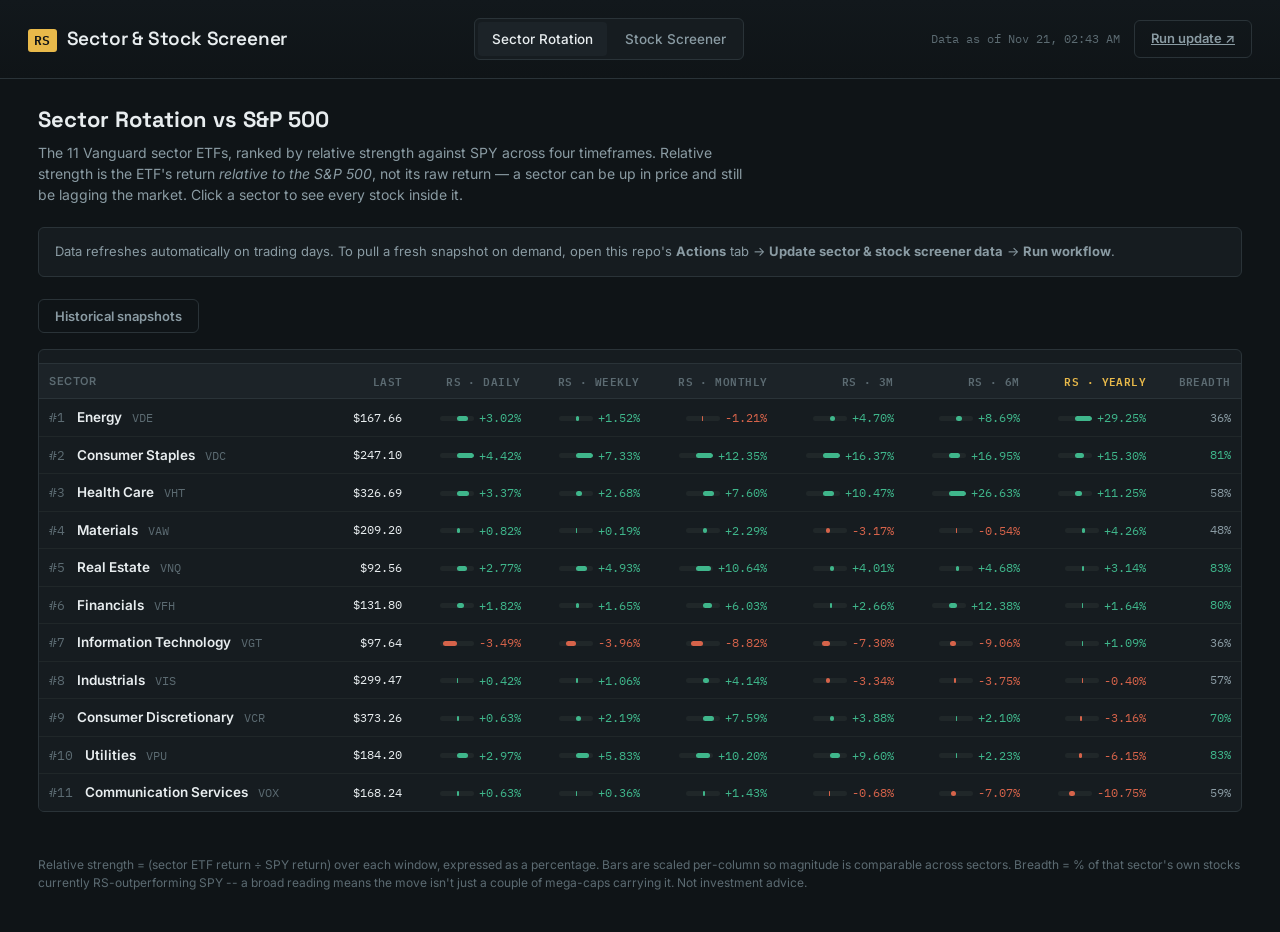
<file: index.html>
<!DOCTYPE html>
<html lang="en">
<head>
  <meta charset="UTF-8">
  <meta name="viewport" content="width=device-width, initial-scale=1.0">
  <title>Sector Rotation — Vanguard Sector Screener</title>
  <link rel="preconnect" href="https://fonts.googleapis.com">
  <link href="https://fonts.googleapis.com/css2?family=Space+Grotesk:wght@500;600;700&family=Inter:wght@400;500;600&family=IBM+Plex+Mono:wght@400;500;600&display=swap" rel="stylesheet">
  <link rel="stylesheet" href="css/style.css">
</head>
<body>
  <header class="topbar">
    <div class="brand">
      <span class="mark">RS</span>
      <h1>Sector &amp; Stock Screener</h1>
    </div>
    <nav class="nav-tabs">
      <a href="index.html" class="active">Sector Rotation</a>
      <a href="stocks.html">Stock Screener</a>
    </nav>
    <div class="topbar-meta">
      <span id="last-updated">Loading…</span>
      <a class="btn btn-ghost" href="https://github.com/" id="actions-link" target="_blank" rel="noopener">Run update ↗</a>
    </div>
  </header>

  <main>
    <div class="page-intro">
      <h2>Sector Rotation vs S&amp;P 500</h2>
      <p>
        The 11 Vanguard sector ETFs, ranked by relative strength against SPY across four
        timeframes. Relative strength is the ETF's return <em>relative to the S&amp;P 500</em>,
        not its raw return — a sector can be up in price and still be lagging the market.
        Click a sector to see every stock inside it.
      </p>
    </div>

    <div class="callout">
      Data refreshes automatically on trading days. To pull a fresh snapshot on demand, open this
      repo's <strong>Actions</strong> tab → <strong>Update sector &amp; stock screener data</strong> →
      <strong>Run workflow</strong>.
    </div>

    <div id="history-bar"></div>

    <div class="panel" id="sector-panel">
      <div class="table-scroll-top" id="sector-scroll-top"><div class="table-scroll-top-inner"></div></div>
      <div class="table-scroll" id="sector-scroll-main">
      <table>
        <thead id="sector-thead">
          <tr>
            <th>Sector</th>
            <th class="num">Last</th>
            <th class="num" data-sort-key="daily">RS · Daily</th>
            <th class="num" data-sort-key="weekly">RS · Weekly</th>
            <th class="num" data-sort-key="monthly">RS · Monthly</th>
            <th class="num" data-sort-key="quarterly">RS · 3M</th>
            <th class="num" data-sort-key="semiannual">RS · 6M</th>
            <th class="num sort-active" data-sort-key="yearly">RS · Yearly</th>
            <th class="num" data-sort-key="breadth">Breadth</th>
          </tr>
        </thead>
        <tbody id="sector-tbody">
          <tr><td colspan="9"><div class="empty-state">Loading sector data…</div></td></tr>
        </tbody>
      </table>
      </div>
    </div>
  </main>

  <footer>
    Relative strength = (sector ETF return ÷ SPY return) over each window, expressed as a percentage.
    Bars are scaled per-column so magnitude is comparable across sectors. Breadth = % of that sector's
    own stocks currently RS-outperforming SPY -- a broad reading means the move isn't just a couple of
    mega-caps carrying it. Not investment advice.
  </footer>

  <script src="js/app.js"></script>
  <script src="js/history.js"></script>
  <script src="js/sectors.js"></script>
</body>
</html>
</file>
<file: css/style.css>
/* ---------------------------------------------------------------
   Design tokens
--------------------------------------------------------------- */
:root {
  --bg: #0F1417;
  --panel: #161C20;
  --panel-raised: #1C2328;
  --border: #2A3338;
  --border-soft: #202729;

  --text: #E8EDEF;
  --text-muted: #8A9BA3;
  --text-faint: #5C6B72;

  --gain: #3FB68B;
  --gain-soft: rgba(63, 182, 139, 0.14);
  --loss: #D6634A;
  --loss-soft: rgba(214, 99, 74, 0.14);
  --amber: #E8B94A;
  --amber-soft: rgba(232, 185, 74, 0.14);
  --blue: #4A9DE8;
  --blue-soft: rgba(74, 157, 232, 0.14);

  --font-display: 'Space Grotesk', sans-serif;
  --font-body: 'Inter', sans-serif;
  --font-mono: 'IBM Plex Mono', monospace;

  --radius: 6px;
}

* { box-sizing: border-box; }

html, body {
  margin: 0;
  padding: 0;
  background: var(--bg);
  color: var(--text);
  font-family: var(--font-body);
  font-size: 15px;
  line-height: 1.5;
}

a { color: inherit; }

/* ---------------------------------------------------------------
   Top bar
--------------------------------------------------------------- */
.topbar {
  display: flex;
  align-items: center;
  justify-content: space-between;
  gap: 24px;
  padding: 18px 28px;
  border-bottom: 1px solid var(--border);
  background: linear-gradient(180deg, #12181C 0%, var(--bg) 100%);
  position: sticky;
  top: 0;
  z-index: 20;
}

.brand {
  display: flex;
  align-items: baseline;
  gap: 10px;
}

.brand .mark {
  font-family: var(--font-mono);
  font-size: 13px;
  color: var(--bg);
  background: var(--amber);
  padding: 2px 6px;
  border-radius: 3px;
  font-weight: 600;
  letter-spacing: 0.02em;
}

.brand h1 {
  font-family: var(--font-display);
  font-size: 19px;
  font-weight: 600;
  margin: 0;
  letter-spacing: -0.01em;
}

.nav-tabs {
  display: flex;
  gap: 4px;
  background: var(--panel);
  border: 1px solid var(--border);
  border-radius: var(--radius);
  padding: 3px;
}

.nav-tabs a {
  text-decoration: none;
  font-family: var(--font-body);
  font-size: 13.5px;
  font-weight: 500;
  color: var(--text-muted);
  padding: 7px 14px;
  border-radius: 4px;
  transition: background 0.15s ease, color 0.15s ease;
}

.nav-tabs a.active {
  background: var(--panel-raised);
  color: var(--text);
}

.nav-tabs a:hover:not(.active) {
  color: var(--text);
}

.topbar-meta {
  display: flex;
  align-items: center;
  gap: 14px;
  font-family: var(--font-mono);
  font-size: 12px;
  color: var(--text-faint);
}

#last-updated {
  white-space: nowrap;
}

.btn {
  font-family: var(--font-body);
  font-size: 13px;
  font-weight: 600;
  color: var(--bg);
  background: var(--amber);
  border: none;
  border-radius: var(--radius);
  padding: 8px 16px;
  cursor: pointer;
  transition: filter 0.15s ease, transform 0.1s ease;
  white-space: nowrap;
}

.btn:hover { filter: brightness(1.08); }
.btn:active { transform: translateY(1px); }

.btn-ghost {
  background: transparent;
  border: 1px solid var(--border);
  color: var(--text-muted);
}
.btn-ghost:hover { color: var(--text); border-color: var(--text-faint); }

/* ---------------------------------------------------------------
   Page shell
--------------------------------------------------------------- */
main {
  max-width: none;
  margin: 0 auto;
  padding: 24px clamp(16px, 3vw, 48px);
}

.page-intro {
  margin-bottom: 22px;
}

.page-intro h2 {
  font-family: var(--font-display);
  font-size: 22px;
  margin: 0 0 6px;
}

.page-intro p {
  color: var(--text-muted);
  margin: 0;
  max-width: 720px;
  font-size: 14px;
}

.callout {
  border: 1px solid var(--border);
  background: var(--panel);
  border-radius: var(--radius);
  padding: 14px 16px;
  font-size: 13px;
  color: var(--text-muted);
  margin-bottom: 22px;
}

.callout code {
  font-family: var(--font-mono);
  background: var(--panel-raised);
  padding: 1px 5px;
  border-radius: 3px;
  color: var(--amber);
}

/* ---------------------------------------------------------------
   Sector rotation table (Part 1)
--------------------------------------------------------------- */
.panel {
  background: var(--panel);
  border: 1px solid var(--border);
  border-radius: var(--radius);
  overflow: hidden;
}

.table-scroll-top {
  overflow-x: auto;
  overflow-y: hidden;
  height: 14px;
  border-bottom: 1px solid var(--border);
  scrollbar-width: thin;
  scrollbar-color: var(--border-soft) transparent;
}
.table-scroll-top-inner { height: 1px; }
.table-scroll-top::-webkit-scrollbar { height: 8px; }
.table-scroll-top::-webkit-scrollbar-track { background: transparent; }
.table-scroll-top::-webkit-scrollbar-thumb {
  background: var(--border-soft);
  border-radius: 4px;
}
.table-scroll-top::-webkit-scrollbar-thumb:hover { background: var(--text-faint); }

.table-scroll {
  overflow-x: auto;
  -webkit-overflow-scrolling: touch;
  scrollbar-width: thin;
  scrollbar-color: var(--border-soft) transparent;
}

.table-scroll::-webkit-scrollbar { height: 8px; }
.table-scroll::-webkit-scrollbar-track { background: transparent; }
.table-scroll::-webkit-scrollbar-thumb {
  background: var(--border-soft);
  border-radius: 4px;
}
.table-scroll::-webkit-scrollbar-thumb:hover { background: var(--text-faint); }

table {
  width: max-content;
  min-width: 100%;
  border-collapse: collapse;
}

thead th {
  text-align: left;
  font-family: var(--font-body);
  font-size: 11px;
  text-transform: uppercase;
  letter-spacing: 0.04em;
  color: var(--text-faint);
  font-weight: 600;
  padding: 9px 10px;
  border-bottom: 1px solid var(--border);
  background: var(--panel-raised);
  white-space: nowrap;
  cursor: pointer;
  user-select: none;
}

thead th:hover { color: var(--text-muted); }

thead th.sort-active { color: var(--amber); }

tbody tr {
  border-bottom: 1px solid var(--border-soft);
  cursor: pointer;
  transition: background 0.12s ease;
}

tbody tr:last-child { border-bottom: none; }
tbody tr:hover { background: var(--panel-raised); }

td {
  padding: 8px 10px;
  font-size: 13px;
  white-space: nowrap;
}

td.num, th.num { text-align: right; font-family: var(--font-mono); }
td.num { font-size: 12px; }

/* Keep the identity column visible while the rest of the row scrolls */
thead th:first-child,
tbody td:first-child {
  position: sticky;
  left: 0;
  background: var(--panel-raised);
  z-index: 1;
}
tbody td:first-child { background: var(--panel); }
tbody tr:hover td:first-child { background: var(--panel-raised); }

.sector-name {
  font-weight: 600;
  font-size: 13.5px;
}

.sector-ticker {
  font-family: var(--font-mono);
  color: var(--text-faint);
  font-size: 11.5px;
  margin-left: 6px;
}

.rs-cell {
  display: inline-flex;
  align-items: center;
  gap: 5px;
}

.rs-bar-track {
  width: 34px;
  height: 5px;
  border-radius: 3px;
  background: var(--border-soft);
  position: relative;
  overflow: hidden;
}

.rs-bar-fill {
  position: absolute;
  top: 0; bottom: 0;
  border-radius: 3px;
}

.rs-value.positive { color: var(--gain); }
.rs-value.negative { color: var(--loss); }
.rs-value.neutral { color: var(--text-muted); }

.pill {
  display: inline-block;
  font-family: var(--font-mono);
  font-size: 11px;
  padding: 2px 7px;
  border-radius: 20px;
  font-weight: 600;
}

.pill.gain { background: var(--gain-soft); color: var(--gain); }
.pill.loss { background: var(--loss-soft); color: var(--loss); }
.pill.amber { background: var(--amber-soft); color: var(--amber); }
.pill.muted { background: var(--border-soft); color: var(--text-faint); }

/* ---------------------------------------------------------------
   Stock screener (Part 2)
--------------------------------------------------------------- */
.filters {
  display: flex;
  align-items: center;
  gap: 10px;
  margin-bottom: 16px;
  flex-wrap: wrap;
}

.filters select, .filters input {
  font-family: var(--font-body);
  font-size: 13px;
  background: var(--panel);
  border: 1px solid var(--border);
  color: var(--text);
  padding: 8px 12px;
  border-radius: var(--radius);
}

.filters input {
  min-width: 220px;
}

.filters .spacer { flex: 1; }

.filters-secondary {
  margin-top: -8px;
}

.checkbox-filter {
  display: flex;
  align-items: center;
  gap: 6px;
  font-size: 13px;
  color: var(--text-muted);
  cursor: pointer;
}

.number-filter {
  display: flex;
  align-items: center;
  gap: 6px;
  font-size: 13px;
  color: var(--text-muted);
}

.number-filter input {
  min-width: 72px;
  width: 72px;
  padding: 6px 8px;
}

.number-filter .unit {
  color: var(--text-faint);
  font-family: var(--font-mono);
  font-size: 12px;
  margin-left: -4px;
}

.guardrail-warn {
  color: var(--loss);
  font-weight: 600;
}

.rank-cell {
  color: var(--text-faint);
  font-family: var(--font-mono);
  margin-right: 8px;
}

.stat-strip {
  display: flex;
  gap: 10px;
  margin-bottom: 16px;
  flex-wrap: wrap;
}

.stat-chip {
  background: var(--panel);
  border: 1px solid var(--border);
  border-radius: var(--radius);
  padding: 10px 14px;
  min-width: 120px;
}

.stat-chip .label {
  font-size: 11px;
  color: var(--text-faint);
  text-transform: uppercase;
  letter-spacing: 0.04em;
}

.stat-chip .value {
  font-family: var(--font-mono);
  font-size: 18px;
  font-weight: 600;
  margin-top: 2px;
}

.trend-tag {
  font-size: 12px;
  color: var(--text-muted);
}

.trend-tag.strong-uptrend { color: var(--gain); }
.trend-tag.strong-downtrend { color: var(--loss); }
.trend-tag.emerging-uptrend { color: var(--amber); }

.ticker-cell {
  font-family: var(--font-mono);
  font-weight: 600;
}

.name-sub {
  display: block;
  font-size: 11.5px;
  color: var(--text-faint);
  font-weight: 400;
  margin-top: 1px;
}

.breakout-date {
  font-family: var(--font-mono);
  font-size: 12px;
}

.empty-state {
  padding: 60px 20px;
  text-align: center;
  color: var(--text-faint);
  font-size: 14px;
}

.empty-state code {
  font-family: var(--font-mono);
  background: var(--panel-raised);
  padding: 1px 6px;
  border-radius: 3px;
  color: var(--amber);
}

footer {
  max-width: none;
  margin: 0 auto;
  padding: 20px clamp(16px, 3vw, 48px) 40px;
  color: var(--text-faint);
  font-size: 12px;
}

/* ---------------------------------------------------------------
   Historical snapshot calendar
--------------------------------------------------------------- */

#history-bar { margin-bottom: 16px; }

.history-control {
  position: relative;
  display: inline-block;
}

.history-banner {
  display: flex;
  align-items: center;
  gap: 8px;
  margin-top: 10px;
  padding: 10px 14px;
  background: var(--blue-soft);
  border: 1px solid rgba(74, 157, 232, 0.35);
  border-radius: var(--radius);
  font-size: 13px;
  color: var(--text-muted);
}

.history-banner strong { color: var(--text); }

.history-banner .btn-ghost {
  margin-left: auto;
  padding: 5px 12px;
  font-size: 12px;
}

.history-popover {
  position: absolute;
  top: calc(100% + 8px);
  left: 0;
  z-index: 30;
  width: 280px;
  background: var(--panel-raised);
  border: 1px solid var(--border);
  border-radius: 10px;
  padding: 14px;
  box-shadow: 0 8px 24px rgba(0, 0, 0, 0.35);
}

.history-popover-header {
  display: flex;
  align-items: center;
  justify-content: center;
  gap: 16px;
  margin-bottom: 10px;
}

.cal-month-label {
  font-size: 13px;
  font-weight: 600;
  color: var(--text);
  min-width: 110px;
  text-align: center;
}

.cal-nav {
  background: transparent;
  border: none;
  color: var(--text-faint);
  font-size: 16px;
  cursor: pointer;
  padding: 2px 6px;
  border-radius: 4px;
}

.cal-nav:hover { color: var(--text); background: var(--panel); }

.history-cal-grid {
  display: grid;
  grid-template-columns: repeat(7, 1fr);
  gap: 2px;
}

.cal-day-header {
  text-align: center;
  font-size: 10px;
  color: var(--text-faint);
  padding-bottom: 4px;
}

.cal-cell { display: flex; align-items: center; justify-content: center; padding: 1px 0; }

.cal-day {
  width: 26px;
  height: 26px;
  border-radius: 50%;
  display: inline-flex;
  align-items: center;
  justify-content: center;
  font-size: 12px;
  font-family: var(--font-mono);
  border: none;
  background: transparent;
  cursor: default;
}

button.cal-day { cursor: pointer; }

.cal-day-empty { color: var(--text-faint); }

.cal-day-has-backup {
  color: var(--text);
  border: 1.5px solid var(--blue);
}
.cal-day-has-backup:hover { background: var(--blue-soft); }

.cal-day-selected {
  color: #062B4A;
  background: var(--blue);
  font-weight: 600;
}

.cal-day-today.cal-day-empty,
.cal-day-today.cal-day-has-backup {
  box-shadow: inset 0 0 0 1px var(--text-faint);
}

.history-legend {
  display: flex;
  flex-wrap: wrap;
  gap: 10px;
  margin-top: 10px;
  padding-top: 10px;
  border-top: 1px solid var(--border-soft);
  font-size: 11px;
  color: var(--text-faint);
}

.history-legend span { display: flex; align-items: center; gap: 5px; }

.cal-dot {
  width: 10px;
  height: 10px;
  border-radius: 50%;
  display: inline-block;
}
.cal-dot-ring { border: 1.5px solid var(--blue); }
.cal-dot-solid { background: var(--blue); }
.cal-dot-today { border: 1px solid var(--text-faint); }

#last-updated.snapshot-mode { color: var(--blue); }

@media (max-width: 720px) {
  .topbar { flex-wrap: wrap; }
  main { padding: 16px; }
  td, th { padding: 10px; }
}
</file>
